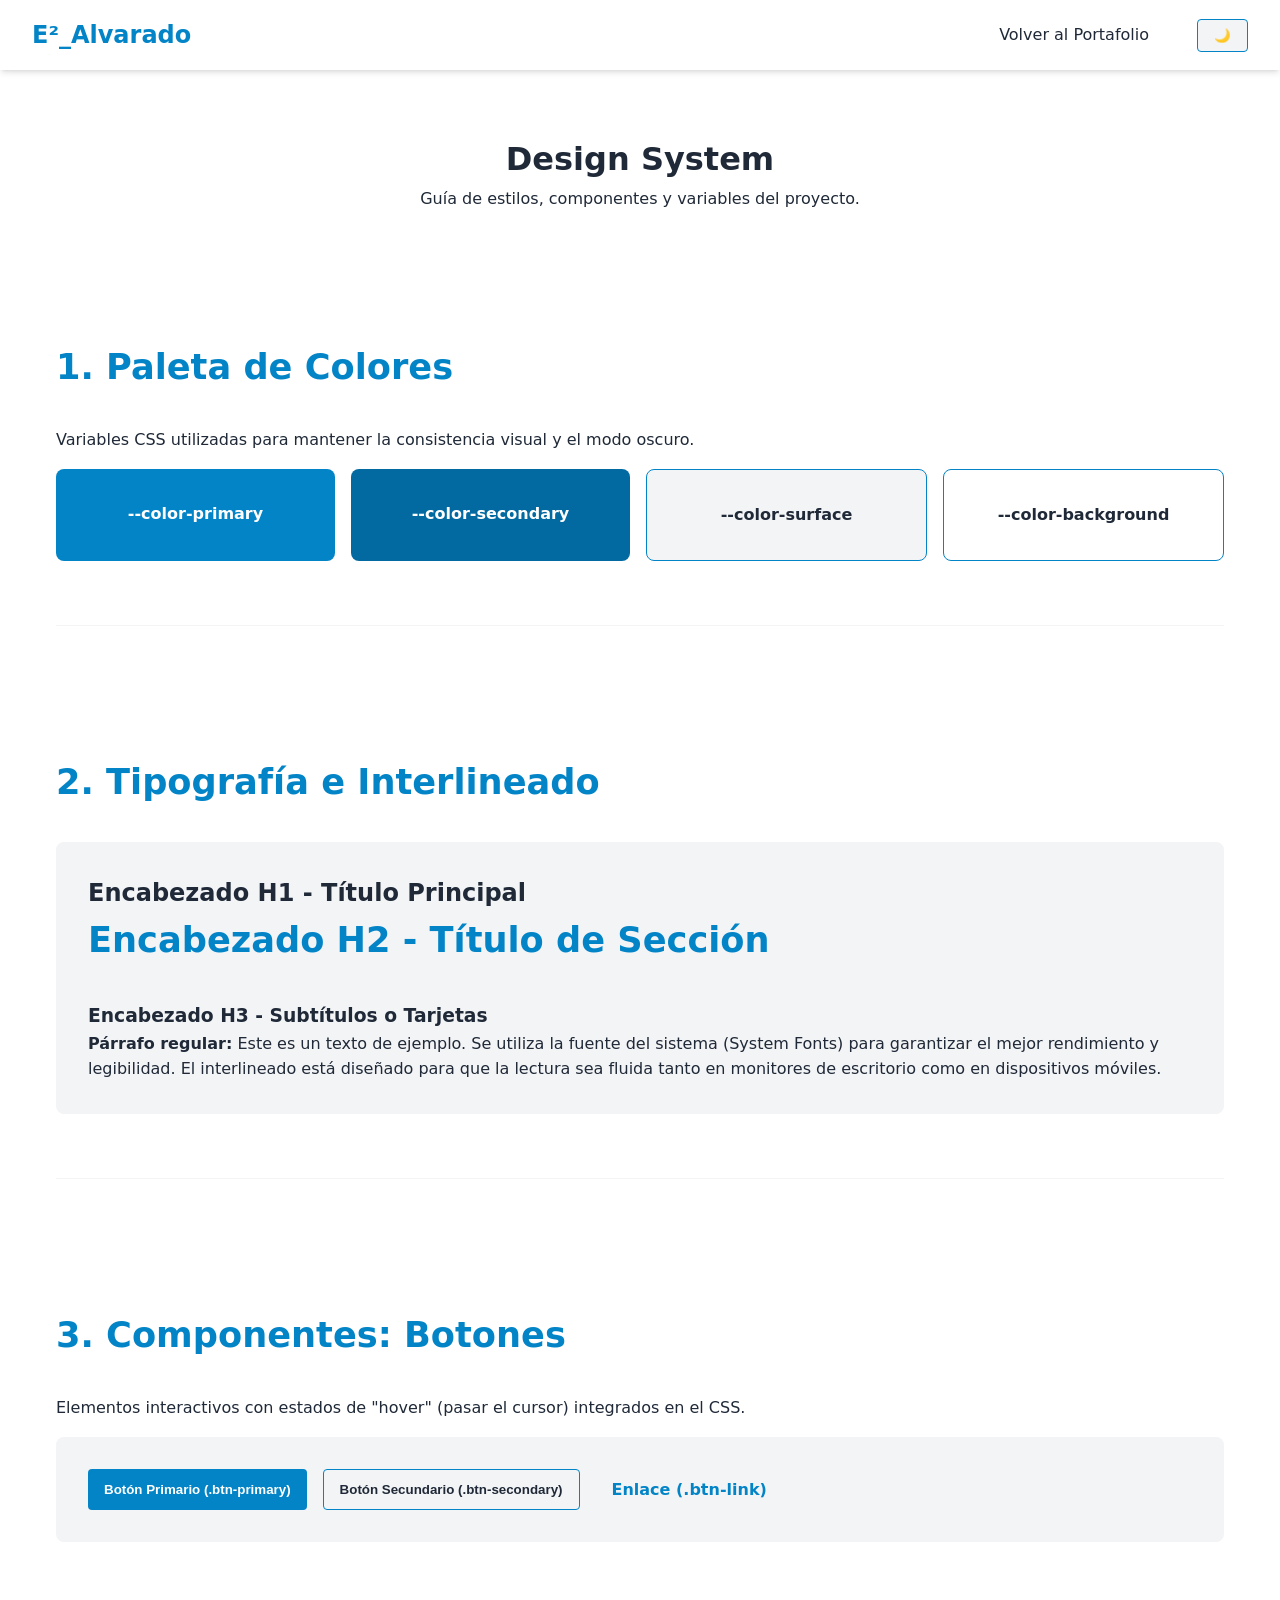
<file: design-system.html>
<!DOCTYPE html>
<html lang="es">
<head>
    <meta charset="UTF-8">
    <meta name="viewport" content="width=device-width, initial-scale=1.0">
    <title>Design System | E²_Alvarado</title>
    <link rel="stylesheet" href="css/styles.css">
    <script src="js/main.js" defer></script>
</head>
<body>

    <!-- CABECERA (La misma del index para poder navegar) -->
    <header class="header">
        <div class="logo">
            <span>E²_Alvarado</span>
        </div>
        <nav class="navbar">
            <button id="btn-menu" class="btn-menu" aria-label="Abrir menú">☰</button>
            <ul id="menu-principal">
                <li><a href="index.html">Volver al Portafolio</a></li>
                <li><button id="btn-tema" class="btn-secondary" style="margin-left: 1rem;">🌙</button></li>
            </ul>
        </nav>
    </header>   

    <main class="container" style="padding-top: 4rem; padding-bottom: 4rem;">
        
        <div style="text-align: center; margin-bottom: 4rem;">
            <h1>Design System</h1>
            <p>Guía de estilos, componentes y variables del proyecto.</p>
        </div>

        <!-- SECCIÓN: COLORES -->
        <section style="margin-bottom: 4rem;">
            <h2>1. Paleta de Colores</h2>
            <p style="margin-bottom: 1rem;">Variables CSS utilizadas para mantener la consistencia visual y el modo oscuro.</p>
            
            <div style="display: flex; flex-wrap: wrap; gap: 1rem;">
                <div style="background-color: var(--color-primary); color: var(--color-background); padding: 2rem; border-radius: 8px; flex: 1; min-width: 150px; text-align: center; font-weight: bold;">
                    --color-primary
                </div>
                <div style="background-color: var(--color-secondary); color: var(--color-background); padding: 2rem; border-radius: 8px; flex: 1; min-width: 150px; text-align: center; font-weight: bold;">
                    --color-secondary
                </div>
                <div style="background-color: var(--color-surface); color: var(--color-text); border: 1px solid var(--color-primary); padding: 2rem; border-radius: 8px; flex: 1; min-width: 150px; text-align: center; font-weight: bold;">
                    --color-surface
                </div>
                <div style="background-color: var(--color-background); color: var(--color-text); border: 1px solid var(--color-primary); padding: 2rem; border-radius: 8px; flex: 1; min-width: 150px; text-align: center; font-weight: bold;">
                    --color-background
                </div>
            </div>
        </section>

        <!-- SECCIÓN: TIPOGRAFÍA -->
        <section style="margin-bottom: 4rem;">
            <h2>2. Tipografía e Interlineado</h2>
            <div style="background-color: var(--color-surface); padding: 2rem; border-radius: 8px; margin-top: 1rem;">
                <h1>Encabezado H1 - Título Principal</h1>
                <h2>Encabezado H2 - Título de Sección</h2>
                <h3>Encabezado H3 - Subtítulos o Tarjetas</h3>
                <p><strong>Párrafo regular:</strong> Este es un texto de ejemplo. Se utiliza la fuente del sistema (System Fonts) para garantizar el mejor rendimiento y legibilidad. El interlineado está diseñado para que la lectura sea fluida tanto en monitores de escritorio como en dispositivos móviles.</p>
            </div>
        </section>

        <!-- SECCIÓN: BOTONES -->
        <section>
            <h2>3. Componentes: Botones</h2>
            <p style="margin-bottom: 1rem;">Elementos interactivos con estados de "hover" (pasar el cursor) integrados en el CSS.</p>
            
            <div style="display: flex; gap: 1rem; flex-wrap: wrap; background-color: var(--color-surface); padding: 2rem; border-radius: 8px;">
                <button class="btn-primary">Botón Primario (.btn-primary)</button>
                <button class="btn-secondary">Botón Secundario (.btn-secondary)</button>
                <a href="#" class="btn-link">Enlace (.btn-link)</a>
            </div>
        </section>

    </main>

</body>
</html>
</file>
<file: css/styles.css>
@import url('global.css');
/* =========================================
   CLASES DE UTILIDAD & BOTONES (Componentes)
   ========================================= */
.btn-primary, .btn-secondary, .btn-link {
    display: inline-block;
    padding: var(--space-sm) var(--space-md);
    border-radius: var(--radius-sm);
    text-decoration: none;
    font-weight: bold;
    transition: background-color 0.3s ease;
    cursor: pointer;
    border: none;
    text-align: center;
}

.btn-primary {
    background-color: var(--color-primary);
    color: var(--color-background);
}

.btn-primary:hover {
    background-color: var(--color-secondary);
}

.btn-secondary {
    background-color: var(--color-surface);
    color: var(--color-text);
    border: 1px solid var(--color-primary);
}

.btn-link {
    display: inline-flex;
    align-items: center;
    color: var(--color-primary);
    font-weight: 700;
    text-decoration: none;
}

.btn-link:hover {
    color: var(--color-secondary);
    text-decoration: underline;
}

/* =========================================
   ESTRUCTURA GENERAL (Main y Secciones)
   ========================================= */
main {
    max-width: 1200px;
    margin: 0 auto;
    padding: 0 var(--space-md);
}

section {
    padding: var(--space-xl) 0;
    border-bottom: 1px solid var(--color-surface);
}

h2 {
    margin-bottom: var(--space-lg);
    color: var(--color-primary);
    font-size: 2.2rem;
}

/* =========================================
   CABECERA Y NAVEGACIÓN (Flexbox)
   ========================================= */
.header {
    background-color: var(--color-background);
    box-shadow: var(--shadow-card);
    position: sticky;
    top: 0;
    z-index: 100;
    display: flex;
    justify-content: space-between;
    align-items: center;
    padding: var(--space-md) var(--space-lg);
}

.logo {
    font-size: 1.5rem;
    font-weight: bold;
    color: var(--color-primary);
}

.navbar ul {
    display: flex;
    gap: var(--space-lg);
    list-style: none;
    align-items: center;
}

.navbar a {
    text-decoration: none;
    color: var(--color-text);
    font-weight: 500;
    transition: color 0.3s ease;
}

.navbar a:hover {
    color: var(--color-primary);
}

/* =========================================
   HERO / INICIO (Flexbox)
   ========================================= */
.hero-section {
    display: flex;
    align-items: center;
    justify-content: space-between;
    gap: var(--space-xl);
    min-height: 80vh;
}

.hero-content {
    flex: 1;
}

.hero-content h1 {
    font-size: 3.5rem;
    color: var(--color-text);
    margin-bottom: var(--space-xs);
    line-height: 1.1;
}

.hero-content h2 {
    font-size: 1.8rem;
    color: var(--color-text-muted);
    margin-bottom: var(--space-md);
}

.hero-actions {
    margin-top: var(--space-lg);
    display: flex;
    gap: var(--space-md);
}

.hero-image {
    flex: 1;
    display: flex;
    justify-content: center;
}


.hero-image img {
    width: 350px;
    height: 350px;
    border-radius: 50%;
    object-fit: cover;
    background-color: var(--color-surface); 
    box-shadow: var(--shadow-card);
}

/* =========================================
   HABILIDADES / TARJETAS (Diseño uniforme)
   ========================================= */
.card-grid {
    display: grid;
    grid-template-columns: repeat(auto-fit, minmax(260px, 1fr));
    gap: 2rem;
}

.info-card {
    background-color: var(--color-surface);
    border: 1px solid rgba(2, 132, 199, 0.22);
    border-radius: var(--radius-md);
    padding: 2rem;
    box-shadow: var(--shadow-card);
}

.info-card h3 {
    margin: 0 0 1.5rem;
    color: var(--color-primary);
    font-size: 1.7rem;
}

.info-list {
    list-style: none;
    padding: 0;
    margin: 0;
    display: flex;
    flex-direction: column;
    gap: 0.85rem;
}

.info-item {
    display: flex;
    align-items: center;
    gap: 0.75rem;
    color: var(--color-text);
    font-weight: 500;
    line-height: 1.5;
    min-height: 2.5rem;
}

.info-item img {
    width: 24px;
    height: 24px;
    flex-shrink: 0;
    object-fit: contain;
}

/* =========================================
   PROYECTOS (CSS Grid & Cards)
   ========================================= */
.projects-grid {
    display: grid;
    grid-template-columns: repeat(auto-fit, minmax(320px, 1fr));
    gap: var(--space-lg);
}

.project-card {
    background: var(--color-surface);
    border: 1px solid rgba(2, 132, 199, 0.18);
    border-radius: var(--radius-md);
    box-shadow: var(--shadow-card);
    overflow: hidden;
    display: flex;
    flex-direction: column;
    transition: transform 0.3s ease, border-color 0.3s ease;
}

.project-card:hover {
    transform: translateY(-5px);
    border-color: rgba(2, 132, 199, 0.45);
}

.project-card img {
    width: 100%;
    height: 220px;
    object-fit: cover;
    background: linear-gradient(135deg, rgba(2,132,199,0.08), rgba(15,23,42,0.12));
}

.project-info {
    padding: var(--space-md);
    display: flex;
    flex-direction: column;
    flex-grow: 1;
}

.project-info h3 {
    margin-bottom: var(--space-xs);
    color: var(--color-primary);
}

.project-tech {
    margin-top: auto;
    display: flex;
    flex-wrap: wrap;
    gap: var(--space-xs);
    padding: var(--space-md) 0;
}

.project-tech span {
    background-color: rgba(2, 132, 199, 0.12);
    border: 1px solid rgba(2, 132, 199, 0.2);
    padding: 4px 12px;
    border-radius: var(--radius-lg);
    font-size: 0.85rem;
    font-weight: 600;
    color: var(--color-primary);
}

.project-links {
    margin-top: 0.5rem;
}

/* =========================================
   FORMULARIO DE CONTACTO
   ========================================= */
.contact-form {
    max-width: 600px;
    display: flex;
    flex-direction: column;
    gap: var(--space-md);
    margin-top: var(--space-md);
}

.form-group {
    display: flex;
    flex-direction: column;
    gap: var(--space-xs);
}

.form-group label {
    font-weight: bold;
}

.form-group input, .form-group textarea {
    padding: var(--space-sm);
    border: 1px solid #cbd5e1;
    border-radius: var(--radius-sm);
    font-family: var(--font-primary);
    font-size: 1rem;
}
/* Ajustes para la sección contenedora */
.contact-section {
    padding: 0 2rem; 
    display: flex;
    flex-direction: column;
    align-items: center; 
    text-align: center;
}

/* Ajustes para el formulario en sí */
.contact-form {
    width: 100%;
    max-width: 600px; 
    margin-top: 2rem;
    display: flex;
    flex-direction: column;
    gap: var(--space-md);
    text-align: left;
}

/* =========================================
   PIE DE PÁGINA
   ========================================= */
.footer {
    text-align: center;
    padding: var(--space-lg);
    background-color: var(--color-surface);
    margin-top: var(--space-xl);
}

/* =========================================
   MENÚ HAMBURGUESA Y DISEÑO MÓVIL
   ========================================= */

/* 1. Ocultar el botón en computadoras por defecto */
.btn-menu {
    display: none;
    background: transparent;
    border: none;
    font-size: 2rem;
    color: var(--color-text);
    cursor: pointer;
}

/* =========================================
   2. REGLAS PARA MÓVILES (max-width: 768px)
   ========================================= */
@media (max-width: 768px) {
    /* --- Menú Hamburguesa --- */
    .btn-menu {
        display: block;
    }

    .navbar ul {
        display: none; 
        flex-direction: column;
        position: absolute;
        top: 60px; 
        left: 0;
        width: 100%;
        background-color: var(--color-surface);
        padding: 1rem 0;
        box-shadow: var(--shadow-card);
    }

    .navbar ul.menu-activo {
        display: flex;
    }

    
    .hero-section {
        flex-direction: column-reverse; 
        text-align: center; 
        gap: 2rem; 
        padding-top: 2rem;
    }

    .hero-content h1 {
        font-size: 2.2rem; 
    }

    .hero-actions {
        justify-content: center;
        flex-wrap: wrap; 
    }

    .hero-image img {
        width: 220px; 
        height: 220px;
    }

    /* Modificar la lista de enlaces para que sea un menú desplegable */
    .navbar ul {
        display: none; 
        flex-direction: column;
        position: absolute;
        top: 60px; 
        left: 0;
        width: 100%;
        background-color: var(--color-surface);
        padding: 1rem 0;
        box-shadow: var(--shadow-card);
    }

    /* El JavaScript usará esta clase para mostrar el menú */
    .navbar ul.menu-activo {
        display: flex;
    }
}

/* =========================================
   REGLAS PARA TABLETAS (max-width: 1100px)
   ========================================= */
@media (max-width: 1100px) {
    /* 1. Agregamos un colchón lateral para que el texto nunca toque los bordes */
    main {
        padding: 0 3rem;
    }

    /* 2. Apilamos la sección de inicio verticalmente */
    .hero-section {
        flex-direction: column-reverse;
        text-align: center;
        gap: 3rem;
        padding-top: 2rem;
    }

    /* 3. Centramos los botones del inicio */
    .hero-actions {
        justify-content: center;
    }

    /* 4. Ajustamos el tamaño del círculo para que sea proporcional a la tableta */
    .hero-image img {
        width: 300px;
        height: 300px;
    }
}
</file>
